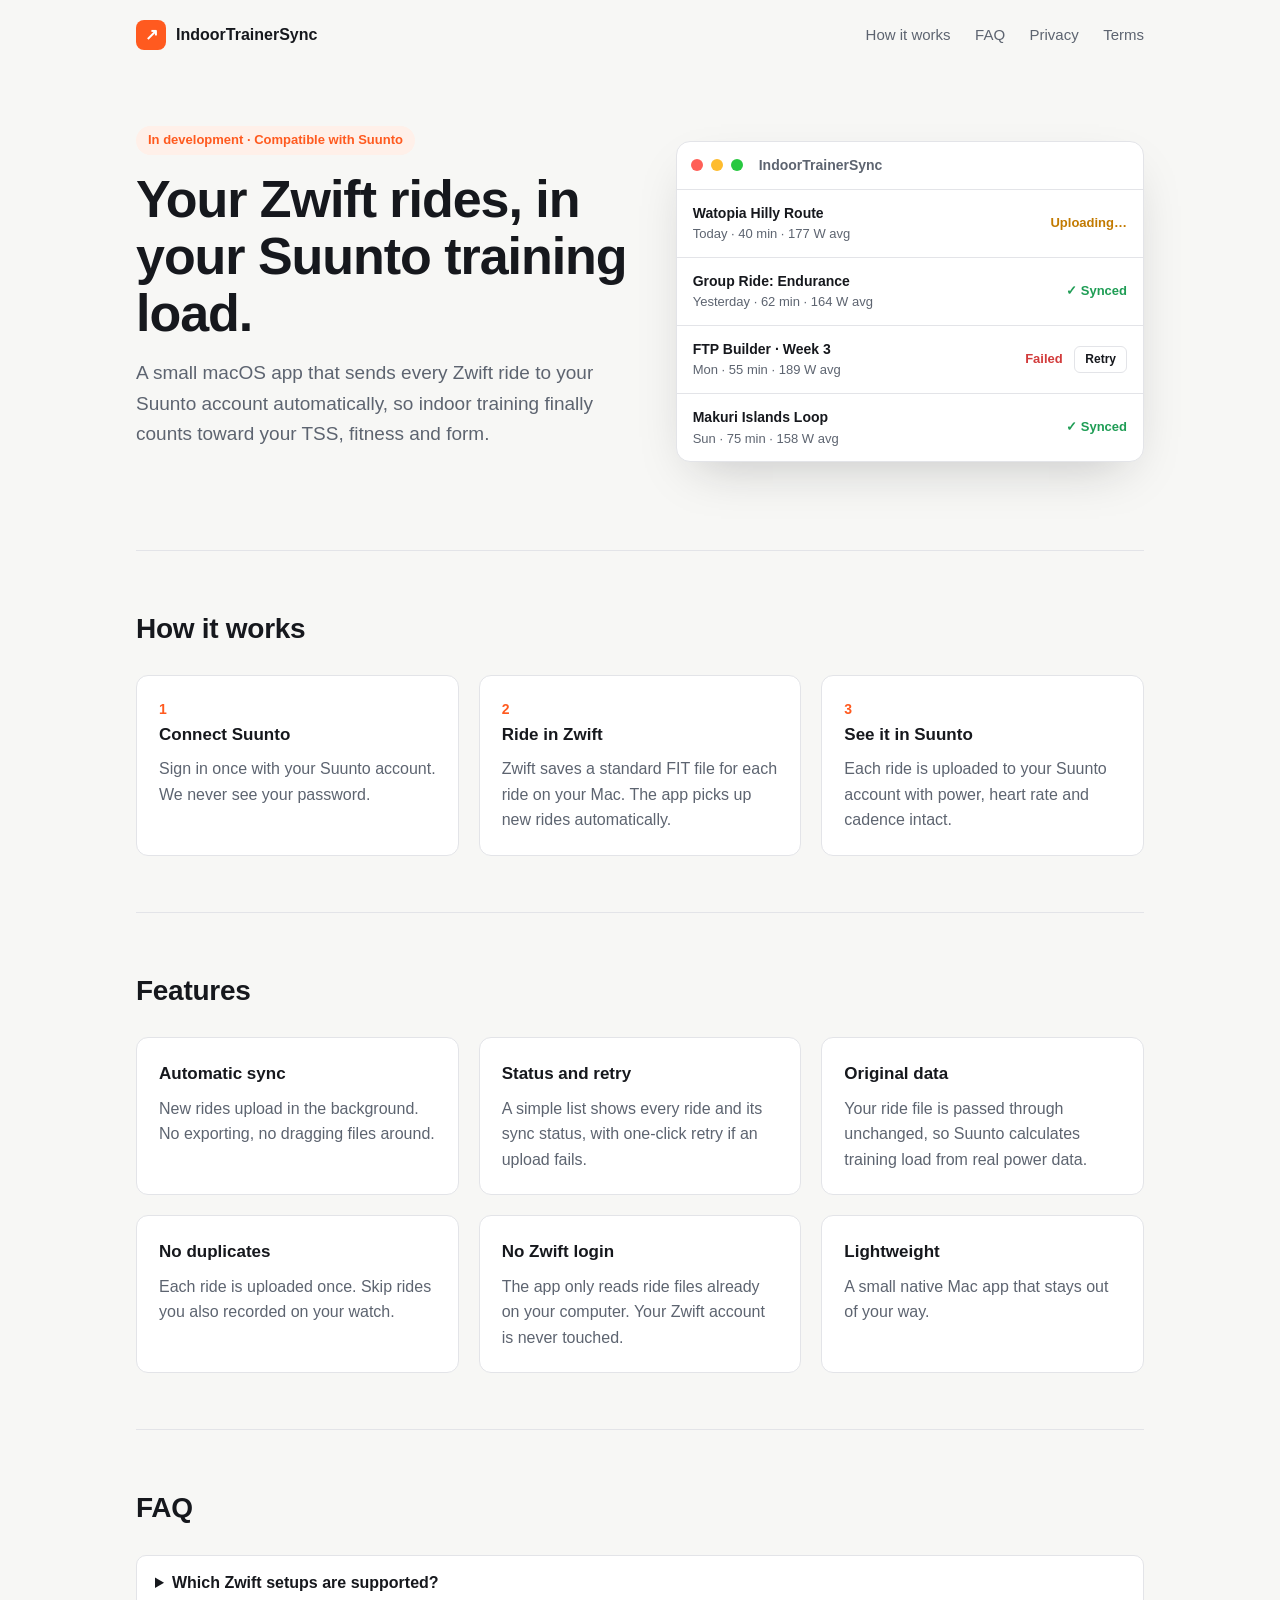
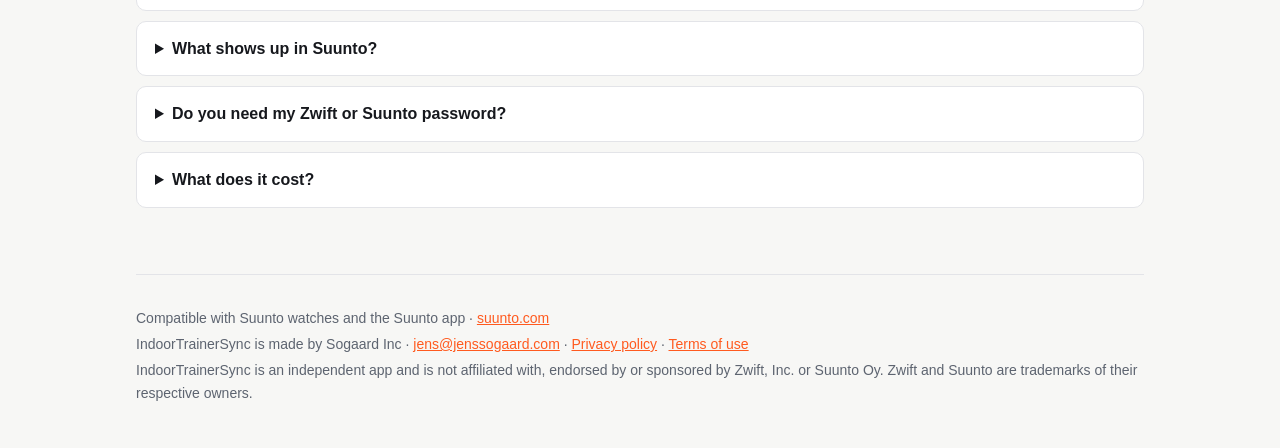
<file: index.html>
<!doctype html>
<html lang="en">
  <head>
    <meta charset="utf-8" />
    <meta name="viewport" content="width=device-width, initial-scale=1" />
    <title>IndoorTrainerSync</title>
    <meta
      name="description"
      content="A small macOS app that automatically sends your Zwift rides to your Suunto account, so indoor training counts toward your training load."
    />
    <link rel="stylesheet" href="style.css" />
  </head>
  <body>
    <div class="wrap">
      <header class="top">
        <a class="logo" href="./"
          ><span class="logo-mark">↗</span>IndoorTrainerSync</a
        >
        <nav>
          <a href="#how">How it works</a>
          <a href="#faq">FAQ</a>
          <a href="privacy.html">Privacy</a>
          <a href="terms.html">Terms</a>
        </nav>
      </header>

      <div class="hero">
        <div>
          <span class="badge">In development · Compatible with Suunto</span>
          <h1>Your Zwift rides, in your Suunto training load.</h1>
          <p class="lead">
            A small macOS app that sends every Zwift ride to your Suunto account
            automatically, so indoor training finally counts toward your TSS,
            fitness and form.
          </p>
        </div>

        <div class="window" aria-label="App preview">
          <div class="titlebar">
            <i class="dot r"></i><i class="dot y"></i><i class="dot g"></i>
            <span>IndoorTrainerSync</span>
          </div>
          <div class="row">
            <div>
              <div class="ride">Watopia Hilly Route</div>
              <div class="meta">Today · 40 min · 177 W avg</div>
            </div>
            <div class="status wait">Uploading…</div>
          </div>
          <div class="row">
            <div>
              <div class="ride">Group Ride: Endurance</div>
              <div class="meta">Yesterday · 62 min · 164 W avg</div>
            </div>
            <div class="status ok">✓ Synced</div>
          </div>
          <div class="row">
            <div>
              <div class="ride">FTP Builder · Week 3</div>
              <div class="meta">Mon · 55 min · 189 W avg</div>
            </div>
            <div class="status err">
              Failed <button class="retry" type="button" disabled>Retry</button>
            </div>
          </div>
          <div class="row">
            <div>
              <div class="ride">Makuri Islands Loop</div>
              <div class="meta">Sun · 75 min · 158 W avg</div>
            </div>
            <div class="status ok">✓ Synced</div>
          </div>
        </div>
      </div>

      <section id="how">
        <h2>How it works</h2>
        <div class="grid">
          <div class="card">
            <div class="step-n">1</div>
            <h3>Connect Suunto</h3>
            <p>
              Sign in once with your Suunto account. We never see your password.
            </p>
          </div>
          <div class="card">
            <div class="step-n">2</div>
            <h3>Ride in Zwift</h3>
            <p>
              Zwift saves a standard FIT file for each ride on your Mac. The app
              picks up new rides automatically.
            </p>
          </div>
          <div class="card">
            <div class="step-n">3</div>
            <h3>See it in Suunto</h3>
            <p>
              Each ride is uploaded to your Suunto account with power, heart
              rate and cadence intact.
            </p>
          </div>
        </div>
      </section>

      <section>
        <h2>Features</h2>
        <div class="grid">
          <div class="card">
            <h3>Automatic sync</h3>
            <p>
              New rides upload in the background. No exporting, no dragging
              files around.
            </p>
          </div>
          <div class="card">
            <h3>Status and retry</h3>
            <p>
              A simple list shows every ride and its sync status, with one-click
              retry if an upload fails.
            </p>
          </div>
          <div class="card">
            <h3>Original data</h3>
            <p>
              Your ride file is passed through unchanged, so Suunto calculates
              training load from real power data.
            </p>
          </div>
          <div class="card">
            <h3>No duplicates</h3>
            <p>
              Each ride is uploaded once. Skip rides you also recorded on your
              watch.
            </p>
          </div>
          <div class="card">
            <h3>No Zwift login</h3>
            <p>
              The app only reads ride files already on your computer. Your Zwift
              account is never touched.
            </p>
          </div>
          <div class="card">
            <h3>Lightweight</h3>
            <p>A small native Mac app that stays out of your way.</p>
          </div>
        </div>
      </section>

      <section id="faq" class="faq">
        <h2>FAQ</h2>
        <details>
          <summary>Which Zwift setups are supported?</summary>
          <p>
            Zwift running on a Mac. Zwift on Apple TV, iPad, iPhone or Android
            doesn't store ride files where other apps can reach them, so those
            aren't supported.
          </p>
        </details>
        <details>
          <summary>What shows up in Suunto?</summary>
          <p>
            Your ride appears in the Suunto app with its power, heart rate,
            cadence and speed, and counts toward training load (TSS, fitness,
            fatigue and form). Metrics that Suunto calculates only on the watch
            during a workout, such as recovery time, aren't available for
            uploaded workouts.
          </p>
        </details>
        <details>
          <summary>Do you need my Zwift or Suunto password?</summary>
          <p>
            No. Suunto uses a standard secure sign-in (OAuth), and the app never
            asks for your Zwift account.
          </p>
        </details>
        <details>
          <summary>What does it cost?</summary>
          <p>It's free.</p>
        </details>
      </section>

      <footer>
        <p>Compatible with Suunto watches and the Suunto app · <a href="https://www.suunto.com">suunto.com</a></p>
        <p>
          IndoorTrainerSync is made by Sogaard Inc ·
          <a href="mailto:jens@jenssogaard.com">jens@jenssogaard.com</a> ·
          <a href="privacy.html">Privacy policy</a> ·
          <a href="terms.html">Terms of use</a>
        </p>
        <p>
          IndoorTrainerSync is an independent app and is not affiliated with,
          endorsed by or sponsored by Zwift, Inc. or Suunto Oy. Zwift and Suunto
          are trademarks of their respective owners.
        </p>
      </footer>
    </div>
  </body>
</html>
</file>
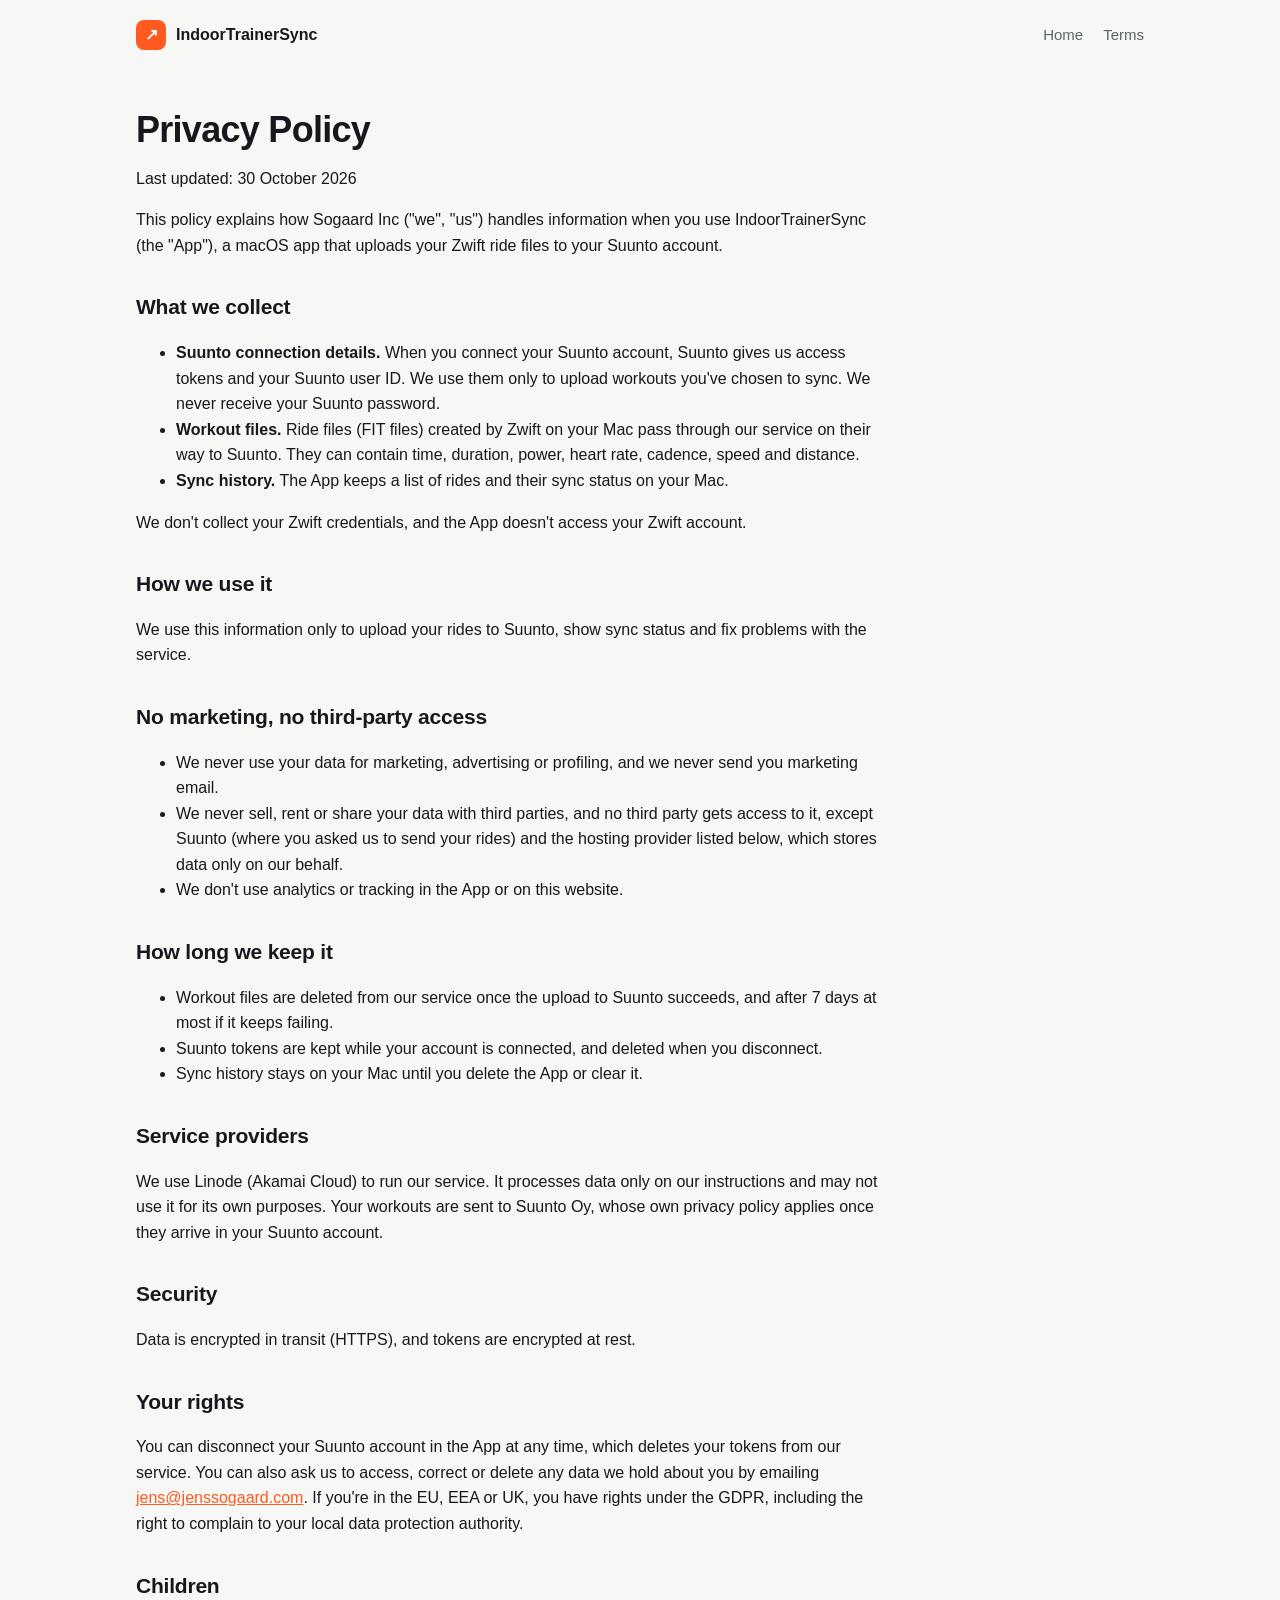
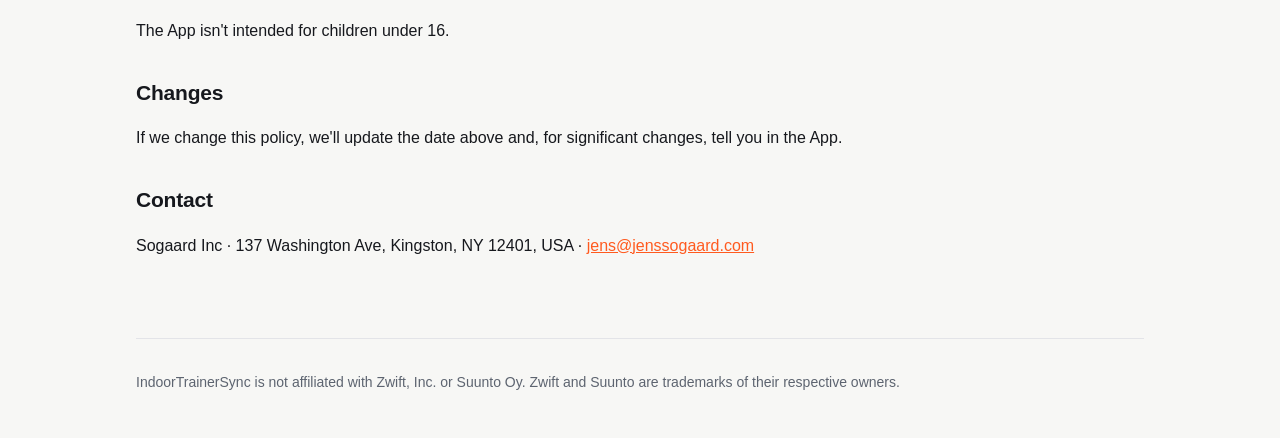
<file: privacy.html>
<!doctype html>
<html lang="en">
  <head>
    <meta charset="utf-8" />
    <meta name="viewport" content="width=device-width, initial-scale=1" />
    <title>Privacy Policy · IndoorTrainerSync</title>
    <link rel="stylesheet" href="style.css" />
  </head>
  <body>
    <div class="wrap">
      <header class="top">
        <a class="logo" href="./"
          ><span class="logo-mark">↗</span>IndoorTrainerSync</a
        >
        <nav><a href="./">Home</a><a href="terms.html">Terms</a></nav>
      </header>

      <main class="legal">
        <h1>Privacy Policy</h1>
        <p>Last updated: 30 October 2026</p>

        <p>
          This policy explains how Sogaard Inc ("we", "us") handles
          information when you use IndoorTrainerSync (the "App"), a macOS app that
          uploads your Zwift ride files to your Suunto account.
        </p>

        <h2>What we collect</h2>
        <ul>
          <li>
            <strong>Suunto connection details.</strong> When you connect your
            Suunto account, Suunto gives us access tokens and your Suunto user
            ID. We use them only to upload workouts you've chosen to sync. We
            never receive your Suunto password.
          </li>
          <li>
            <strong>Workout files.</strong> Ride files (FIT files) created by
            Zwift on your Mac pass through our service on their way to Suunto.
            They can contain time, duration, power, heart rate, cadence, speed
            and distance.
          </li>
          <li>
            <strong>Sync history.</strong> The App keeps a list of rides and
            their sync status on your Mac.
          </li>
        </ul>
        <p>
          We don't collect your Zwift credentials, and the App doesn't access
          your Zwift account.
        </p>

        <h2>How we use it</h2>
        <p>
          We use this information only to upload your rides to Suunto, show sync
          status and fix problems with the service.
        </p>

        <h2>No marketing, no third-party access</h2>
        <ul>
          <li>
            We never use your data for marketing, advertising or profiling, and
            we never send you marketing email.
          </li>
          <li>
            We never sell, rent or share your data with third parties, and no
            third party gets access to it, except Suunto (where you asked us
            to send your rides) and the hosting provider listed below, which
            stores data only on our behalf.
          </li>
          <li>We don't use analytics or tracking in the App or on this website.</li>
        </ul>

        <h2>How long we keep it</h2>
        <ul>
          <li>
            Workout files are deleted from our service once the upload to Suunto
            succeeds, and after 7 days at most if it
            keeps failing.
          </li>
          <li>
            Suunto tokens are kept while your account is connected, and deleted
            when you disconnect.
          </li>
          <li>
            Sync history stays on your Mac until you delete the App or clear it.
          </li>
        </ul>

        <h2>Service providers</h2>
        <p>
          We use Linode (Akamai Cloud) to run our service. It processes data only on our instructions and may not use it for its own purposes. Your workouts are sent
          to Suunto Oy, whose own privacy policy applies once they arrive in
          your Suunto account.
        </p>

        <h2>Security</h2>
        <p>
          Data is encrypted in transit (HTTPS), and tokens are encrypted at
          rest.
        </p>

        <h2>Your rights</h2>
        <p>
          You can disconnect your Suunto account in the App at any time, which
          deletes your tokens from our service. You can also ask us to access,
          correct or delete any data we hold about you by emailing
          <a href="mailto:jens@jenssogaard.com">jens@jenssogaard.com</a>. If you're in
          the EU, EEA or UK, you have rights under the GDPR, including the right
          to complain to your local data protection authority.
        </p>

        <h2>Children</h2>
        <p>The App isn't intended for children under 16.</p>

        <h2>Changes</h2>
        <p>
          If we change this policy, we'll update the date above and, for
          significant changes, tell you in the App.
        </p>

        <h2>Contact</h2>
        <p>
          Sogaard Inc · 137 Washington Ave, Kingston, NY 12401, USA ·
          <a href="mailto:jens@jenssogaard.com">jens@jenssogaard.com</a>
        </p>
      </main>

      <footer>
        <p>
          IndoorTrainerSync is not affiliated with Zwift, Inc. or Suunto Oy. Zwift
          and Suunto are trademarks of their respective owners.
        </p>
      </footer>
    </div>
  </body>
</html>
</file>
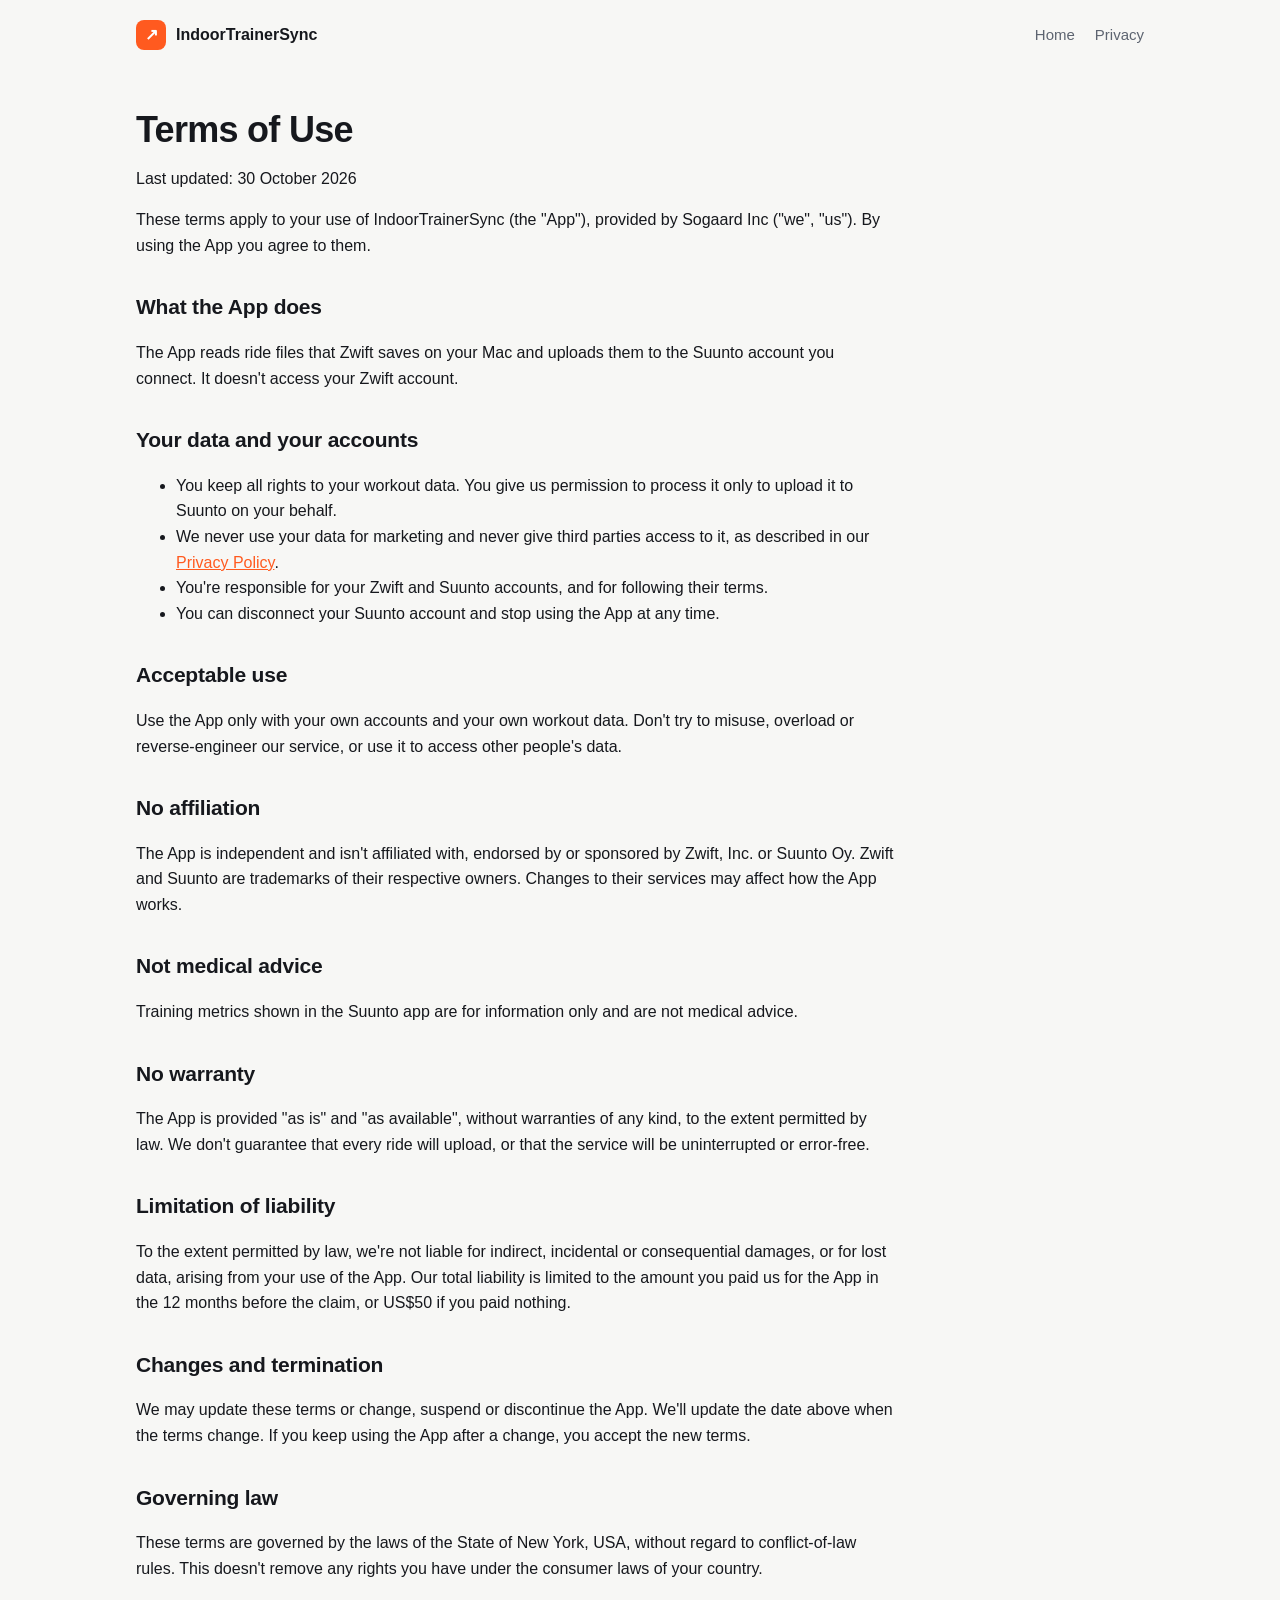
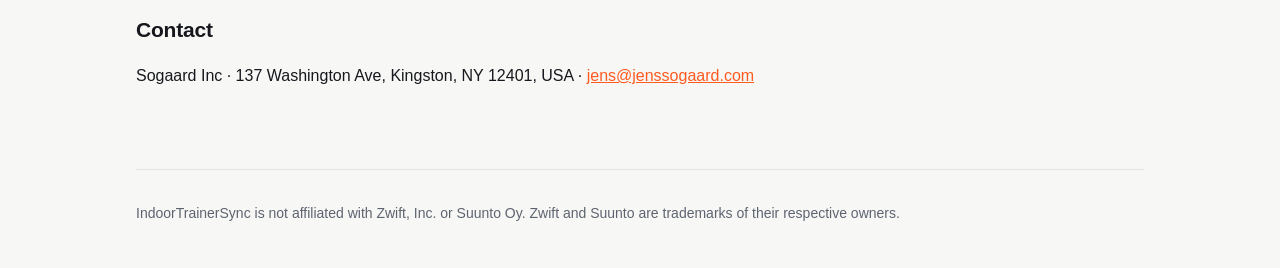
<file: terms.html>
<!doctype html>
<html lang="en">
  <head>
    <meta charset="utf-8" />
    <meta name="viewport" content="width=device-width, initial-scale=1" />
    <title>Terms of Use · IndoorTrainerSync</title>
    <link rel="stylesheet" href="style.css" />
  </head>
  <body>
    <div class="wrap">
      <header class="top">
        <a class="logo" href="./"
          ><span class="logo-mark">↗</span>IndoorTrainerSync</a
        >
        <nav><a href="./">Home</a><a href="privacy.html">Privacy</a></nav>
      </header>

      <main class="legal">
        <h1>Terms of Use</h1>
        <p>Last updated: 30 October 2026</p>

        <p>
          These terms apply to your use of IndoorTrainerSync (the "App"), provided
          by Sogaard Inc ("we", "us"). By using the App you agree to them.
        </p>

        <h2>What the App does</h2>
        <p>
          The App reads ride files that Zwift saves on your Mac and uploads them
          to the Suunto account you connect. It doesn't access your Zwift
          account.
        </p>

        <h2>Your data and your accounts</h2>
        <ul>
          <li>
            You keep all rights to your workout data. You give us permission to
            process it only to upload it to Suunto on your behalf.
          </li>
          <li>
            We never use your data for marketing and never give third parties
            access to it, as described in our
            <a href="privacy.html">Privacy Policy</a>.
          </li>
          <li>
            You're responsible for your Zwift and Suunto accounts, and for
            following their terms.
          </li>
          <li>
            You can disconnect your Suunto account and stop using the App at any
            time.
          </li>
        </ul>

        <h2>Acceptable use</h2>
        <p>
          Use the App only with your own accounts and your own workout data.
          Don't try to misuse, overload or reverse-engineer our service, or use
          it to access other people's data.
        </p>

        <h2>No affiliation</h2>
        <p>
          The App is independent and isn't affiliated with, endorsed by or
          sponsored by Zwift, Inc. or Suunto Oy. Zwift and Suunto are trademarks
          of their respective owners. Changes to their services may affect how
          the App works.
        </p>

        <h2>Not medical advice</h2>
        <p>
          Training metrics shown in the Suunto app are for information only and
          are not medical advice.
        </p>

        <h2>No warranty</h2>
        <p>
          The App is provided "as is" and "as available", without warranties of
          any kind, to the extent permitted by law. We don't guarantee that
          every ride will upload, or that the service will be uninterrupted or
          error-free.
        </p>

        <h2>Limitation of liability</h2>
        <p>
          To the extent permitted by law, we're not liable for indirect,
          incidental or consequential damages, or for lost data, arising from
          your use of the App. Our total liability is limited to the amount you
          paid us for the App in the 12 months before the claim, or US$50 if you
          paid nothing.
        </p>

        <h2>Changes and termination</h2>
        <p>
          We may update these terms or change, suspend or discontinue the App.
          We'll update the date above when the terms change. If you keep using
          the App after a change, you accept the new terms.
        </p>

        <h2>Governing law</h2>
        <p>
          These terms are governed by the laws of the State of
          New York, USA, without regard to conflict-of-law rules.
          This doesn't remove any rights you have under the consumer laws of
          your country.
        </p>

        <h2>Contact</h2>
        <p>
          Sogaard Inc · 137 Washington Ave, Kingston, NY 12401, USA ·
          <a href="mailto:jens@jenssogaard.com">jens@jenssogaard.com</a>
        </p>
      </main>

      <footer>
        <p>
          IndoorTrainerSync is not affiliated with Zwift, Inc. or Suunto Oy. Zwift
          and Suunto are trademarks of their respective owners.
        </p>
      </footer>
    </div>
  </body>
</html>
</file>
<file: style.css>
:root {
  --bg: #f7f7f5;
  --surface: #ffffff;
  --text: #16181d;
  --muted: #5d6470;
  --border: #e3e4e8;
  --accent: #ff5a1f;
  --accent-soft: #fff0e9;
  --ok: #1f9d55;
  --warn: #c27a00;
  --err: #d23b3b;
  --shadow: 0 20px 50px -20px rgba(22, 24, 29, 0.25);
}

@media (prefers-color-scheme: dark) {
  :root:not([data-theme="light"]) {
    --bg: #0f1115;
    --surface: #181b21;
    --text: #eceef2;
    --muted: #9aa1ad;
    --border: #2a2e37;
    --accent: #ff7240;
    --accent-soft: #2b1a12;
    --ok: #3ccf7c;
    --warn: #f0a83a;
    --err: #ff6b6b;
    --shadow: 0 20px 50px -20px rgba(0, 0, 0, 0.7);
  }
}

:root[data-theme="dark"] {
  --bg: #0f1115;
  --surface: #181b21;
  --text: #eceef2;
  --muted: #9aa1ad;
  --border: #2a2e37;
  --accent: #ff7240;
  --accent-soft: #2b1a12;
  --ok: #3ccf7c;
  --warn: #f0a83a;
  --err: #ff6b6b;
  --shadow: 0 20px 50px -20px rgba(0, 0, 0, 0.7);
}

* {
  box-sizing: border-box;
}

body {
  margin: 0;
  background: var(--bg);
  color: var(--text);
  font:
    16px/1.6 -apple-system,
    BlinkMacSystemFont,
    "Inter",
    "Segoe UI",
    Roboto,
    sans-serif;
}

a {
  color: var(--accent);
}

.wrap {
  max-width: 1040px;
  margin: 0 auto;
  padding: 0 16px;
}

header.top {
  display: flex;
  align-items: center;
  justify-content: space-between;
  padding: 20px 0;
}

.logo {
  display: flex;
  align-items: center;
  gap: 10px;
  font-weight: 700;
  text-decoration: none;
  color: var(--text);
}
.logo-mark {
  width: 30px;
  height: 30px;
  border-radius: 8px;
  background: var(--accent);
  color: #fff;
  display: grid;
  place-items: center;
  font-size: 16px;
}

nav a {
  color: var(--muted);
  text-decoration: none;
  margin-left: 20px;
  font-size: 15px;
}
nav a:hover {
  color: var(--text);
}

.hero {
  display: grid;
  grid-template-columns: 1.05fr 1fr;
  gap: 48px;
  align-items: center;
  padding: 56px 0 72px;
}

.badge {
  display: inline-block;
  padding: 4px 12px;
  border-radius: 999px;
  background: var(--accent-soft);
  color: var(--accent);
  font-size: 13px;
  font-weight: 600;
}

h1 {
  font-size: clamp(34px, 5vw, 52px);
  line-height: 1.1;
  margin: 16px 0;
  letter-spacing: -0.02em;
}
.lead {
  font-size: 19px;
  color: var(--muted);
  margin: 0 0 28px;
}

.btn {
  display: inline-block;
  padding: 12px 22px;
  border-radius: 10px;
  background: var(--accent);
  color: #fff;
  font-weight: 600;
  text-decoration: none;
}

/* App window mockup */
.window {
  background: var(--surface);
  border: 1px solid var(--border);
  border-radius: 14px;
  box-shadow: var(--shadow);
  overflow: hidden;
  font-size: 14px;
}
.titlebar {
  display: flex;
  align-items: center;
  gap: 8px;
  padding: 12px 14px;
  border-bottom: 1px solid var(--border);
}
.dot {
  width: 12px;
  height: 12px;
  border-radius: 50%;
}
.dot.r {
  background: #ff5f57;
}
.dot.y {
  background: #febc2e;
}
.dot.g {
  background: #28c840;
}
.titlebar span {
  margin-left: 8px;
  color: var(--muted);
  font-weight: 600;
}
.row {
  display: grid;
  grid-template-columns: 1fr auto;
  gap: 12px;
  align-items: center;
  padding: 12px 16px;
  border-bottom: 1px solid var(--border);
}
.row:last-child {
  border-bottom: 0;
}
.ride {
  font-weight: 600;
}
.meta {
  color: var(--muted);
  font-size: 13px;
}
.status {
  font-size: 13px;
  font-weight: 600;
  white-space: nowrap;
}
.status.ok {
  color: var(--ok);
}
.status.wait {
  color: var(--warn);
}
.status.err {
  color: var(--err);
}
.retry {
  margin-left: 8px;
  padding: 3px 10px;
  border: 1px solid var(--border);
  border-radius: 6px;
  background: transparent;
  color: var(--text);
  font: inherit;
  font-size: 12px;
}

section {
  padding: 56px 0;
  border-top: 1px solid var(--border);
}
h2 {
  font-size: 28px;
  margin: 0 0 24px;
  letter-spacing: -0.01em;
}

.grid {
  display: grid;
  grid-template-columns: repeat(3, 1fr);
  gap: 20px;
}
.card {
  background: var(--surface);
  border: 1px solid var(--border);
  border-radius: 12px;
  padding: 22px;
}
.card h3 {
  margin: 0 0 8px;
  font-size: 17px;
}
.card p {
  margin: 0;
  color: var(--muted);
}
.step-n {
  color: var(--accent);
  font-weight: 700;
  font-size: 14px;
}

.faq details {
  background: var(--surface);
  border: 1px solid var(--border);
  border-radius: 10px;
  padding: 14px 18px;
  margin-bottom: 10px;
}
.faq summary {
  cursor: pointer;
  font-weight: 600;
}
.faq p {
  color: var(--muted);
  margin: 10px 0 0;
}

footer {
  border-top: 1px solid var(--border);
  padding: 28px 0 40px;
  color: var(--muted);
  font-size: 14px;
}
footer p {
  margin: 4px 0;
}

/* Legal pages */
.legal {
  max-width: 760px;
  padding: 24px 0 64px;
}
.legal h1 {
  font-size: 36px;
}
.legal h2 {
  font-size: 21px;
  margin: 32px 0 8px;
}
.legal p,
.legal li {
  color: var(--text);
}

@media (max-width: 800px) {
  .hero {
    grid-template-columns: 1fr;
    padding: 32px 0 48px;
    gap: 32px;
  }
  .grid {
    grid-template-columns: 1fr;
  }
  nav a {
    margin-left: 14px;
  }
}
</file>
